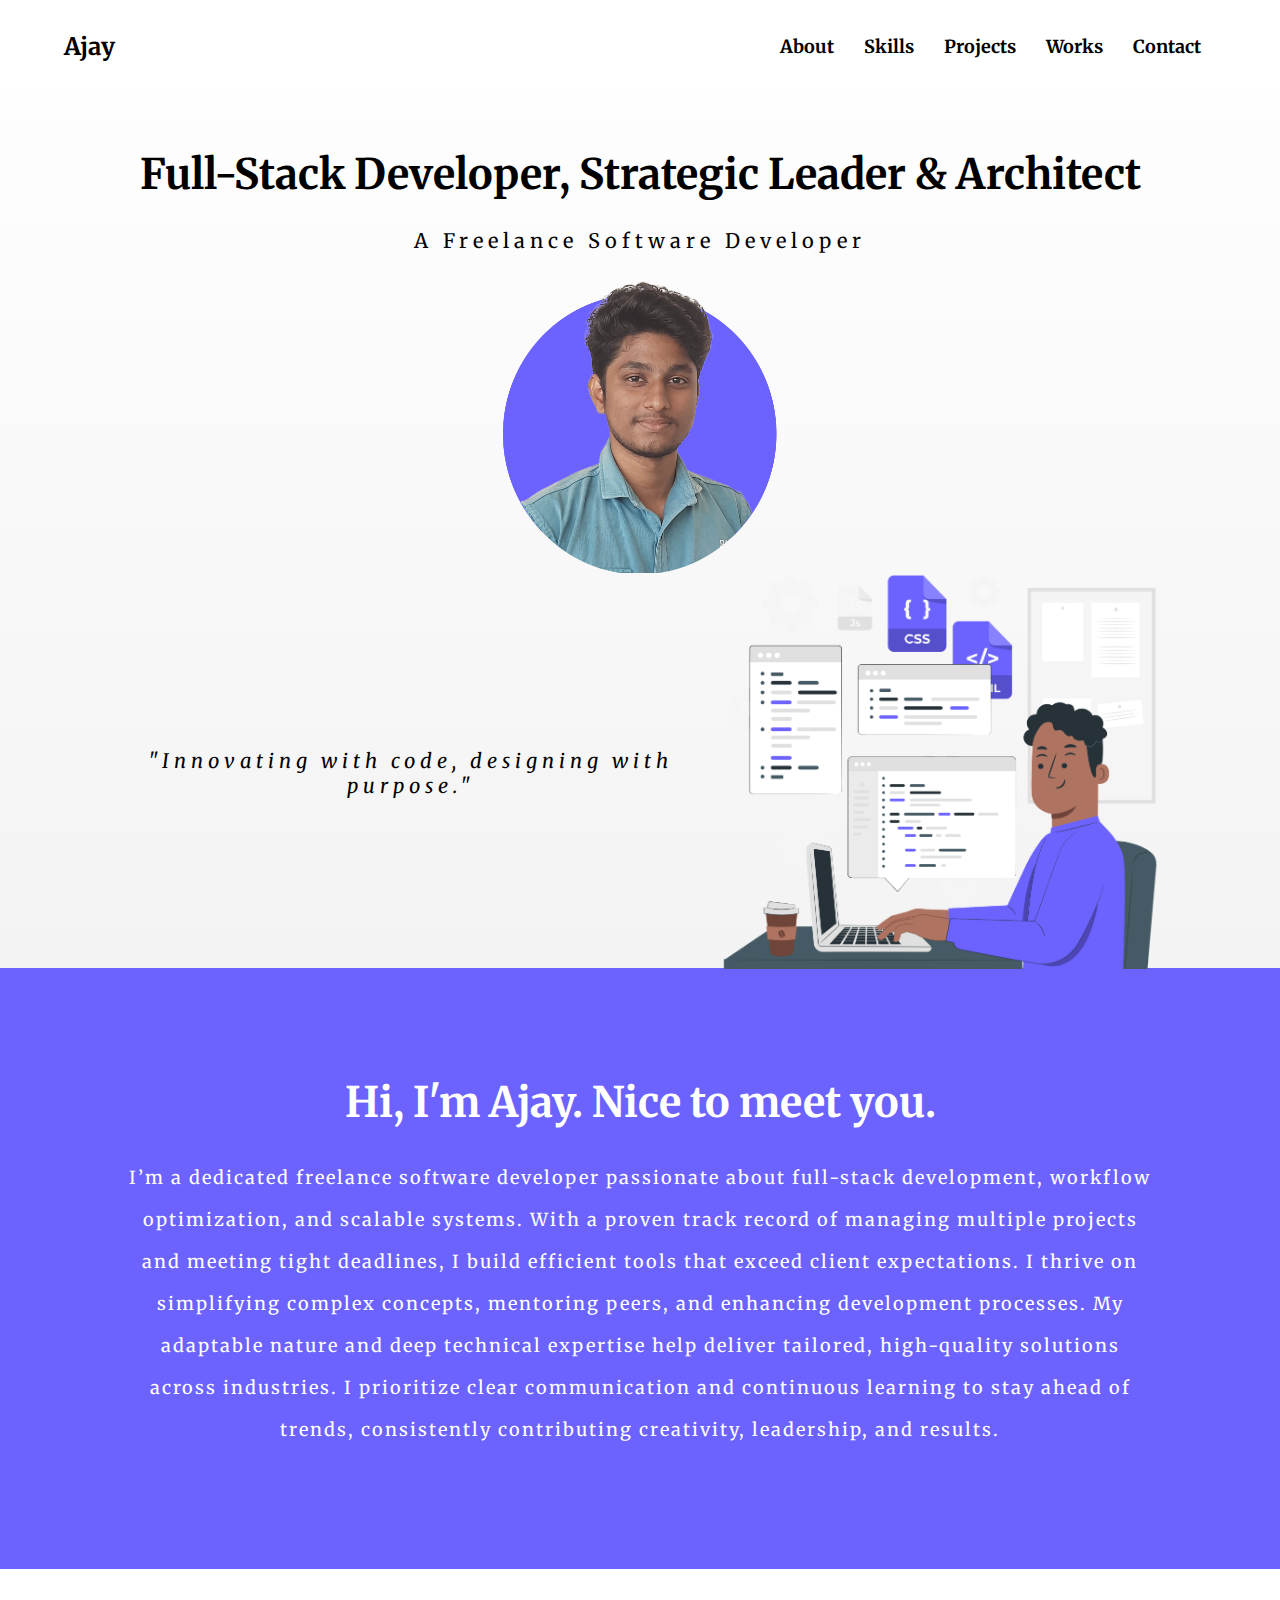
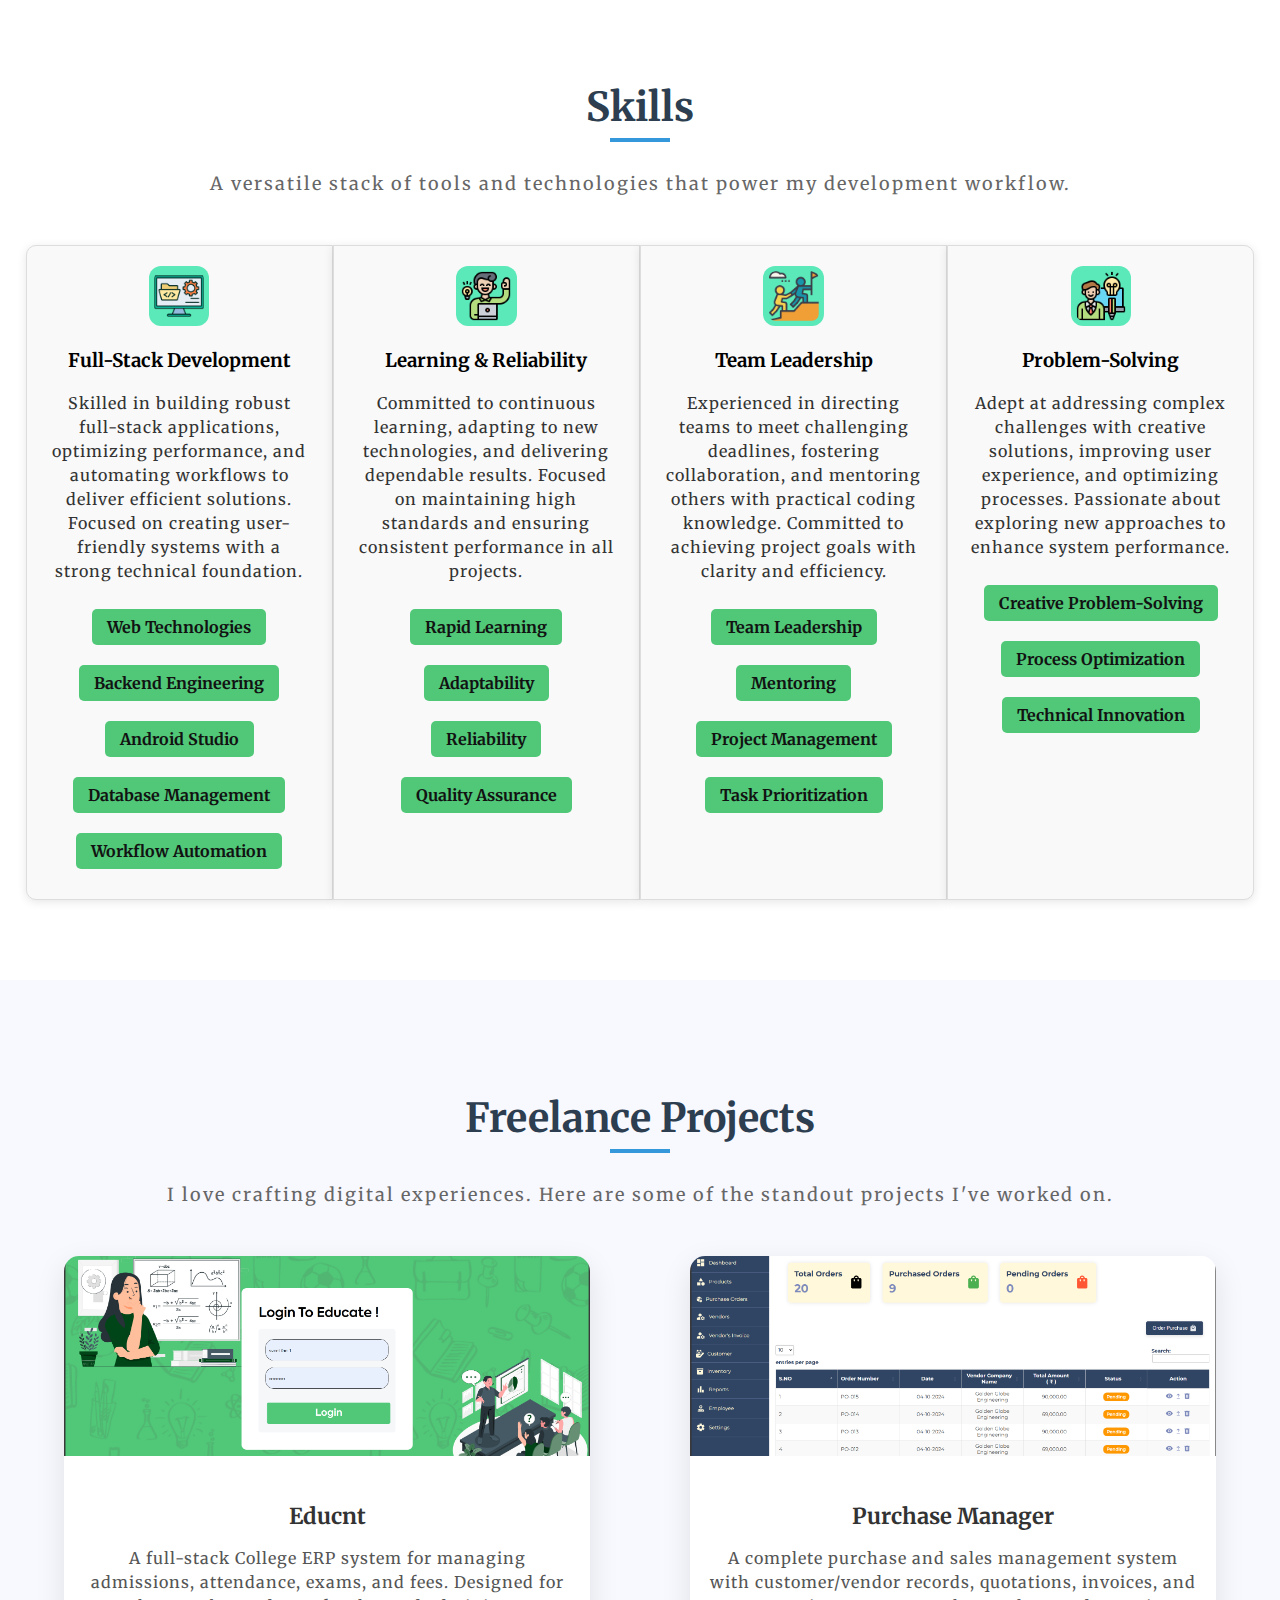
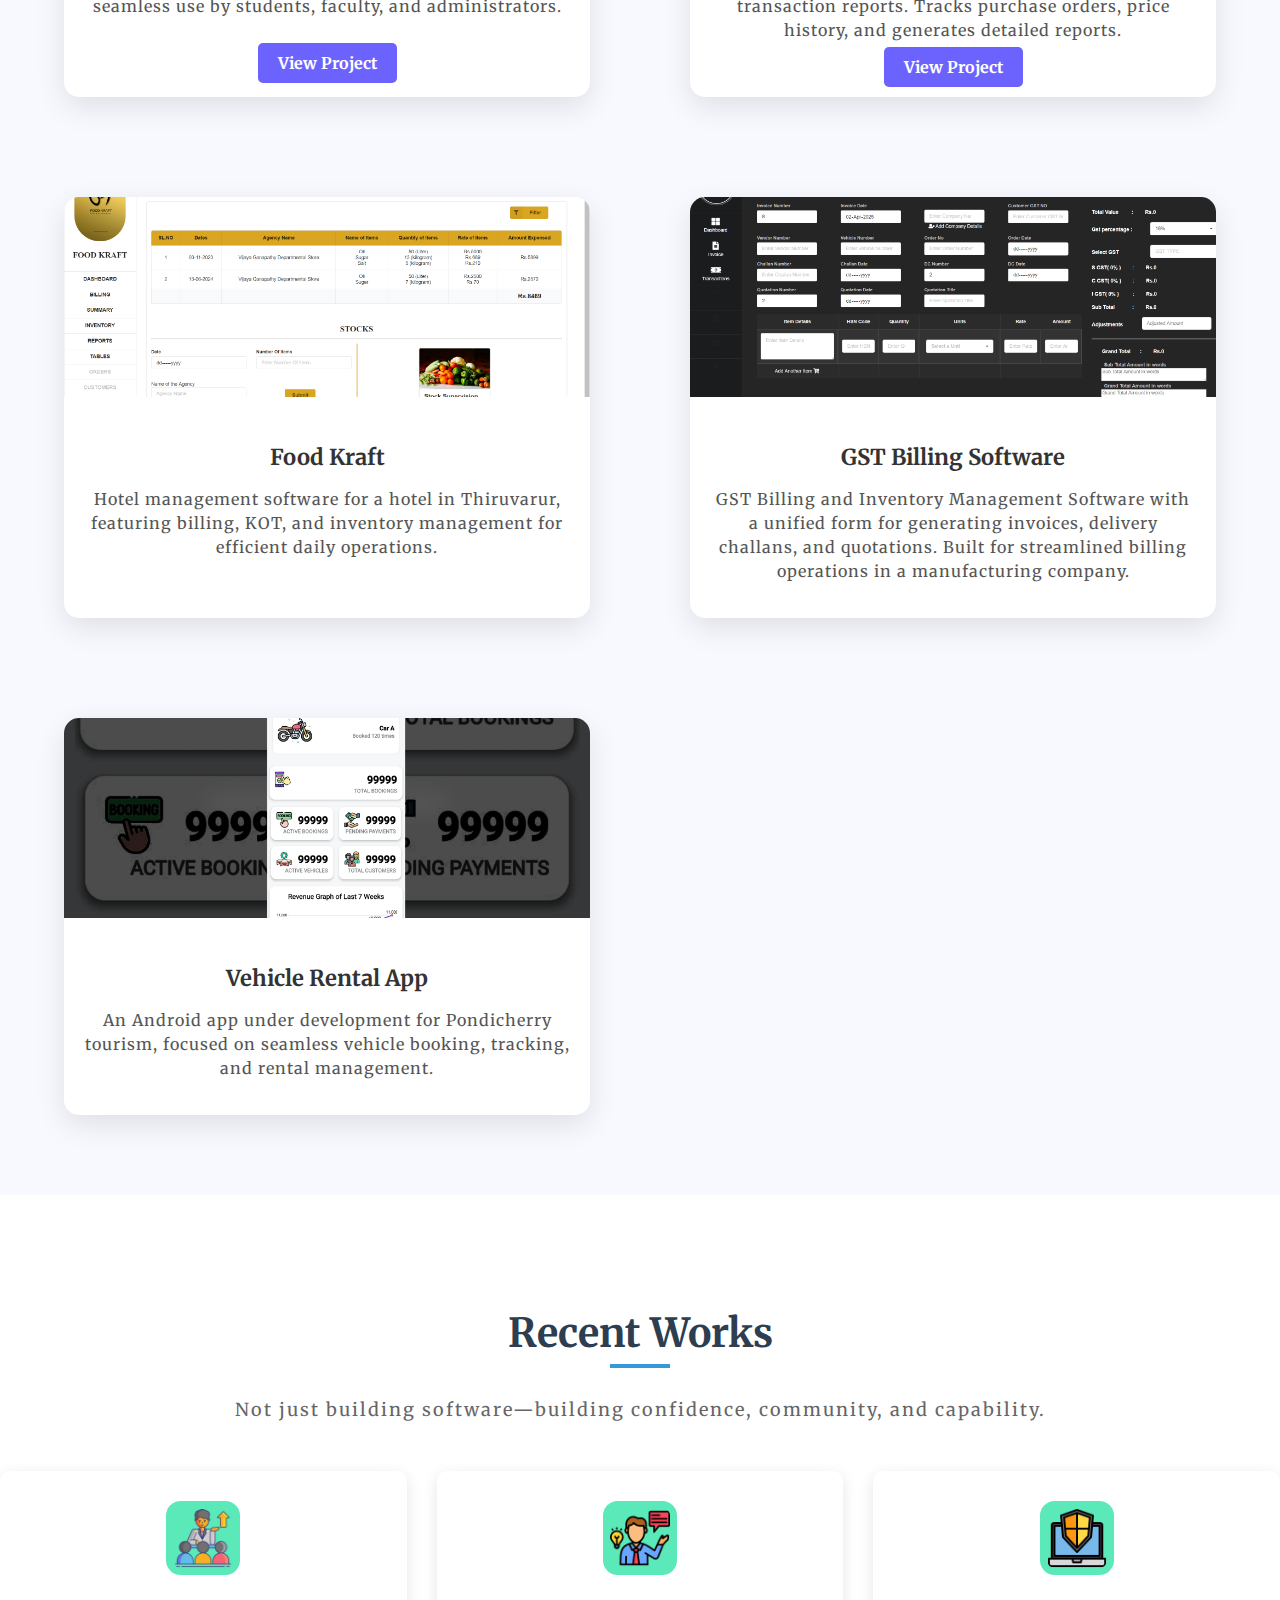
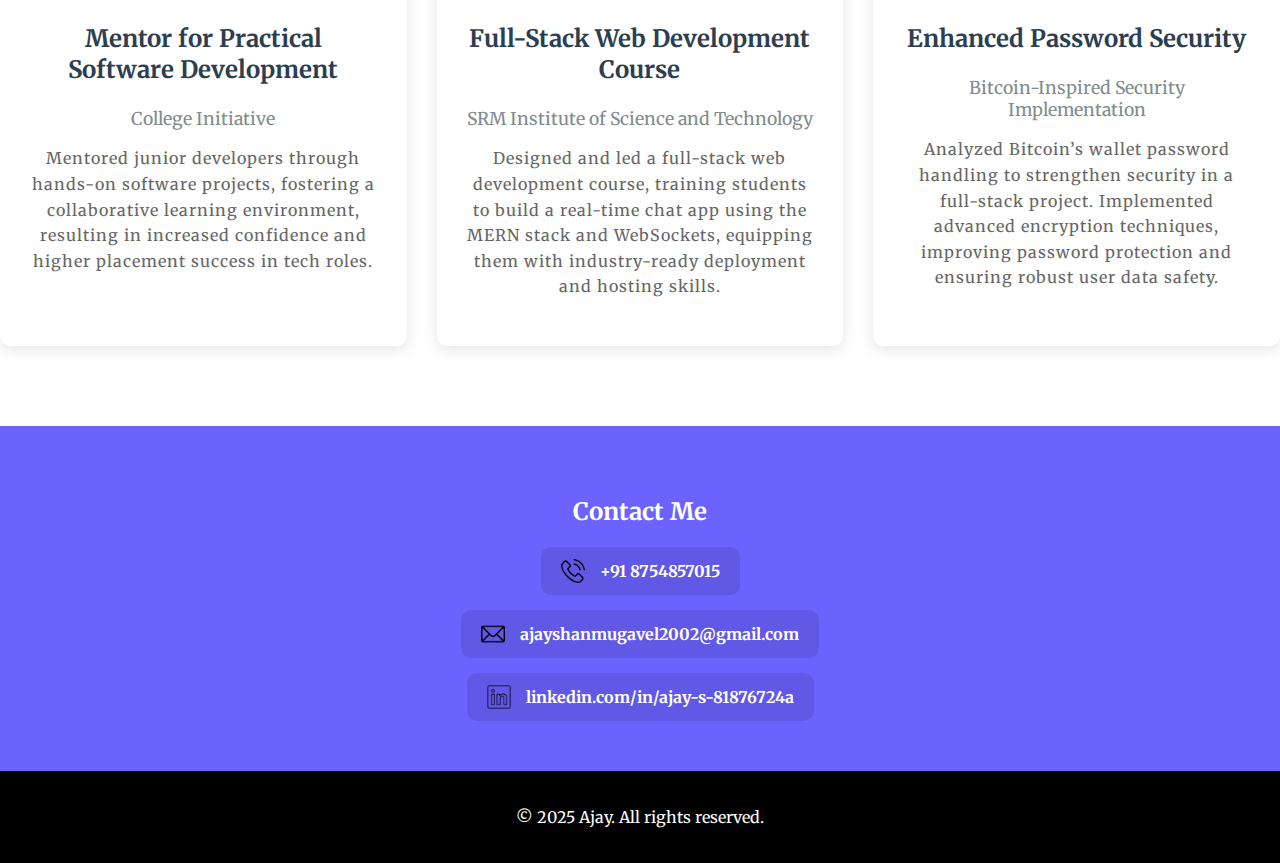
<file: index.html>
<!DOCTYPE html>
<html lang="en">
  <head>
    <meta charset="UTF-8" />
    <meta name="viewport" content="width=device-width, initial-scale=1.0" />
    <title>Ajay's Portfolio</title>
    <link rel="stylesheet" href="styles.css" />
    <link rel="preconnect" href="https://fonts.googleapis.com" />
    <link rel="preconnect" href="https://fonts.gstatic.com" crossorigin />

    <!-- Meta Description (Important for SEO) -->
    <meta
      name="description"
      content="Freelance software developer specializing in web and mobile app development. Expert in frontend & backend technologies, delivering high-performance solutions." />

    <!-- Keywords (Google ignores this, but still useful for some search engines) -->
    <meta
      name="keywords"
      content="freelance software developer, web development, app development, frontend developer, backend developer, Java, MERN stack, UI/UX design, portfolio" />

    <!-- Author -->
    <meta name="author" content="Ajay S" />

    <!-- Open Graph (for social media sharing) -->
    <meta
      property="og:title"
      content="Freelance Software Developer | Web & App Development" />
    <meta
      property="og:description"
      content="Expert in frontend & backend technologies, building high-performance web and mobile applications." />
    <meta
      property="og:image"
      content="https://ajforever1619.github.io/Ajay-s-Portfolio/images/ajay.png" />
    <!-- Update with your preview image -->
    <meta
      property="og:url"
      content="https://ajforever1619.github.io/Ajay-s-Portfolio/" />
    <meta property="og:type" content="website" />

    <!-- Twitter Card -->
    <meta name="twitter:card" content="summary_large_image" />
    <meta
      name="twitter:title"
      content="Freelance Software Developer | Web & App Development" />
    <meta
      name="twitter:description"
      content="Expert in frontend & backend technologies, building high-performance web and mobile applications." />
    <meta
      name="twitter:image"
      content="https://ajforever1619.github.io/Ajay-s-Portfolio/images/ajay.png" />
    <!-- Update with your preview image -->

    <!-- Favicon -->
    <link rel="icon" type="image/x-icon" href="images/ajay.png" />

    <!-- Canonical URL (prevents duplicate content issues) -->
    <link
      rel="canonical"
      href="https://ajforever1619.github.io/Ajay-s-Portfolio/" />

    <link
      href="https://fonts.googleapis.com/css2?family=Merriweather:ital,wght@0,300;0,400;0,700;0,900;1,300;1,400;1,700;1,900&family=Montserrat:ital,wght@0,100..900;1,100..900&family=Noto+Serif:ital,wght@0,100..900;1,100..900&family=Playwrite+GB+S:ital,wght@0,100..400;1,100..400&display=swap"
      rel="stylesheet" />
    <script defer src="script.js"></script>
  </head>
  <body>
    <header>
      <div class="nav-container">
        <h1>Ajay</h1>
        <div class="menu-toggle" id="mobile-menu">
          <span></span>
          <span></span>
          <span></span>
        </div>
        <nav>
          <ul class="nav-list">
            <li><a href="#about">About</a></li>
            <li><a href="#skills">Skills</a></li>
            <li><a href="#projects">Projects</a></li>
            <li><a href="#recent-works">Works</a></li>
            <li><a href="#contact">Contact</a></li>
          </ul>
        </nav>
      </div>
    </header>

    <section class="hero">
      <div>
        <h1>Full-Stack Developer, Strategic Leader & Architect</h1>
        <p>A Freelance Software Developer</p>
      </div>
      <div class="hero-content">
        <img src="images/ajay.png" alt="Ajay's Photo" class="profile-img" />
      </div>
      <div class="slogan">
        <div class="slogan-text">
          <p>"Innovating with code, designing with purpose."</p>
        </div>
        <div class="slogan-image">
          <img class="image" src="./images/images.png" alt="" />
        </div>
      </div>
    </section>

    <section id="about">
      <div class="container">
        <h1>Hi, I'm Ajay. Nice to meet you.</h1>
        <p>
          I’m a dedicated freelance software developer passionate about
          full-stack development, workflow optimization, and scalable systems.
          With a proven track record of managing multiple projects and meeting
          tight deadlines, I build efficient tools that exceed client
          expectations. I thrive on simplifying complex concepts, mentoring
          peers, and enhancing development processes. My adaptable nature and
          deep technical expertise help deliver tailored, high-quality solutions
          across industries. I prioritize clear communication and continuous
          learning to stay ahead of trends, consistently contributing
          creativity, leadership, and results.
        </p>
      </div>
    </section>

    <section id="skills">
      <div class="container">
        <h2 class="section-title">Skills</h2>
        <p class="section-description">
          A versatile stack of tools and technologies that power my development
          workflow.
        </p>
        <div class="skills-cards">
          <!-- Card 1: Full-Stack Development -->
          <div class="card">
            <img
              class="icons"
              src="./images/software-development.png"
              alt="Full-Stack Development" />
            <h3>Full-Stack Development</h3>
            <p>
              Skilled in building robust full-stack applications, optimizing
              performance, and automating workflows to deliver efficient
              solutions. Focused on creating user-friendly systems with a strong
              technical foundation.
            </p>
            <div class="skills-list">
              <span>Web Technologies</span>
              <span>Backend Engineering</span>
              <span>Android Studio</span>
              <span>Database Management</span>
              <span>Workflow Automation</span>
            </div>
          </div>
          <!-- Card 4: Learning & Reliability -->
          <div class="card">
            <img
              class="icons"
              src="./images/learning.png"
              alt="Learning & Reliability" />
            <h3>Learning & Reliability</h3>
            <p>
              Committed to continuous learning, adapting to new technologies,
              and delivering dependable results. Focused on maintaining high
              standards and ensuring consistent performance in all projects.
            </p>
            <div class="skills-list">
              <span>Rapid Learning</span>
              <span>Adaptability</span>
              <span>Reliability</span>
              <span>Quality Assurance</span>
            </div>
          </div>
          <!-- Card 2: Team Leadership -->
          <div class="card">
            <img
              class="icons"
              src="./images/leadership.png"
              alt="Team Leadership" />
            <h3>Team Leadership</h3>
            <p>
              Experienced in directing teams to meet challenging deadlines,
              fostering collaboration, and mentoring others with practical
              coding knowledge. Committed to achieving project goals with
              clarity and efficiency.
            </p>
            <div class="skills-list">
              <span>Team Leadership</span>
              <span>Mentoring</span>
              <span>Project Management</span>
              <span>Task Prioritization</span>
            </div>
          </div>
          <!-- Card 3: Problem-Solving -->
          <div class="card">
            <img
              class="icons"
              src="./images/creativity.png"
              alt="Problem-Solving" />
            <h3>Problem-Solving</h3>
            <p>
              Adept at addressing complex challenges with creative solutions,
              improving user experience, and optimizing processes. Passionate
              about exploring new approaches to enhance system performance.
            </p>
            <div class="skills-list">
              <span>Creative Problem-Solving</span>
              <span>Process Optimization</span>
              <span>Technical Innovation</span>
            </div>
          </div>
        </div>
      </div>
    </section>

    <section id="projects">
      <div class="container">
        <h2 class="section-title">Freelance Projects</h2>
        <p class="section-description">
          I love crafting digital experiences. Here are some of the standout
          projects I've worked on.
        </p>

        <div class="projects-grid">
          <!-- Educnt -->
          <div class="project-card">
            <img src="images/educnt.png" alt="Educnt" class="project-img" />
            <div class="project-info">
              <h3>Educnt</h3>
              <p>
                A full-stack College ERP system for managing admissions,
                attendance, exams, and fees. Designed for seamless use by
                students, faculty, and administrators.
              </p>
            </div>
            <a
              href="https://svcetfaculty.edu-cnt.com"
              target="_blank"
              class="project-link"
              >View Project</a
            >
          </div>

          <!-- Purchase Manager -->
          <div class="project-card">
            <img
              src="images/pur man.png"
              alt="Purchase Manager"
              class="project-img" />
            <div class="project-info">
              <h3>Purchase Manager</h3>
              <p>
                A complete purchase and sales management system with
                customer/vendor records, quotations, invoices, and transaction
                reports. Tracks purchase orders, price history, and generates
                detailed reports.
              </p>
              <a
                href="https://trex.aquila-tech.in/"
                target="_blank"
                class="project-link"
                >View Project</a
              >
            </div>
          </div>

          <!-- Food Kraft -->
          <div class="project-card">
            <img
              src="images/foodkraft.png"
              alt="Food Kraft"
              class="project-img" />
            <div class="project-info">
              <h3>Food Kraft</h3>
              <p>
                Hotel management software for a hotel in Thiruvarur, featuring
                billing, KOT, and inventory management for efficient daily
                operations.
              </p>
            </div>
          </div>

          <!-- GST Billing Software -->
          <div class="project-card">
            <img
              src="images/GST Billing.png"
              alt="GST Billing Software"
              class="project-img" />
            <div class="project-info">
              <h3>GST Billing Software</h3>
              <p>
                GST Billing and Inventory Management Software with a unified
                form for generating invoices, delivery challans, and quotations.
                Built for streamlined billing operations in a manufacturing
                company.
              </p>
            </div>
          </div>

          <!-- Vehicle Rental App -->
          <div class="project-card">
            <img
              src="images/vehicle app.png"
              alt="Vehicle Rental App Screenshot"
              class="project-img" />
            <div class="project-info">
              <h3>Vehicle Rental App</h3>
              <p>
                An Android app under development for Pondicherry tourism,
                focused on seamless vehicle booking, tracking, and rental
                management.
              </p>
            </div>
          </div>
        </div>
      </div>
    </section>

    <section id="recent-works">
      <div class="container">
        <h2 class="section-title">Recent Works</h2>
        <p class="section-description">
          Not just building software—building confidence, community, and
          capability.
        </p>
        <div class="works-grid">
          <!-- Work 1: Mentor for Practical Software Development -->
          <div class="work-card">
            <div class="work-icon">
              <img
                src="./images/mentor.png"
                class="icons"
                alt="Mentorship Icon" />
            </div>
            <h3>Mentor for Practical Software Development</h3>
            <h4>College Initiative</h4>
            <p>
              Mentored junior developers through hands-on software projects,
              fostering a collaborative learning environment, resulting in
              increased confidence and higher placement success in tech roles.
            </p>
          </div>
          <!-- Work 2: Full-Stack Web Development Course -->
          <div class="work-card">
            <div class="work-icon">
              <img
                class="icons"
                src="./images/instructor.png"
                alt="Web Development Icon" />
            </div>
            <h3>Full-Stack Web Development Course</h3>
            <h4>SRM Institute of Science and Technology</h4>
            <p>
              Designed and led a full-stack web development course, training
              students to build a real-time chat app using the MERN stack and
              WebSockets, equipping them with industry-ready deployment and
              hosting skills.
            </p>
          </div>
          <!-- Work 3: Enhanced Password Security Project -->
          <div class="work-card">
            <div class="work-icon">
              <img
                class="icons"
                src="./images/security.png"
                alt="Security Icon" />
            </div>
            <h3>Enhanced Password Security</h3>
            <h4>Bitcoin-Inspired Security Implementation</h4>
            <p>
              Analyzed Bitcoin’s wallet password handling to strengthen security
              in a full-stack project. Implemented advanced encryption
              techniques, improving password protection and ensuring robust user
              data safety.
            </p>
          </div>
        </div>
      </div>
    </section>
    <section id="contact">
      <div class="container">
        <h2>Contact Me</h2>
        <div class="contact-info">
          <div class="contact-item">
            <img
              src="./images/phone-call.png"
              alt="Phone Icon"
              class="contact-icon" />
            <a href="tel:+918754857015">+91 8754857015</a>
          </div>
          <div class="contact-item">
            <img
              src="./images/mail.png"
              alt="Email Icon"
              class="contact-icon" />
            <a href="mailto:ajayshanmugavel2002@gmail.com"
              >ajayshanmugavel2002@gmail.com</a
            >
          </div>
          <div class="contact-item">
            <img
              src="./images/social.png"
              alt="LinkedIn Icon"
              class="contact-icon" />
            <a href="https://linkedin.com/in/ajay-s-81876724a" target="_blank"
              >linkedin.com/in/ajay-s-81876724a</a
            >
          </div>
        </div>
      </div>
    </section>

    <footer>
      <p>© 2025 Ajay. All rights reserved.</p>
    </footer>
  </body>
</html>
</file>
<file: styles.css>
/* General Styles */
html {
  scroll-behavior: smooth;
}
body {
  font-family: "Merriweather", sans-serif;
  margin: 0;
  padding: 0;
  background: #ffffff;
  color: #000000;
  overflow-x: hidden;
}

/* Header */
header {
  background: #fff;
  padding: 15px 0;
  position: fixed;
  width: 100%;
  top: 0;
  z-index: 1000;
}

.nav-container {
  width: 90%;
  margin: auto;
  display: flex;
  justify-content: space-between;
  align-items: center;
}

.nav-container h1 {
  font-size: 24px;
  color: #000;
}

h1 {
  font-size: 42px;
}
/* Navigation */
nav ul {
  list-style: none;
  padding: 0;
  margin: 0;
  display: flex;
}

nav ul li {
  margin: 0 15px;
}

nav ul li a {
  color: #000;
  text-decoration: none;
  font-size: 18px;
  transition: color 0.3s;
}

nav ul li a:hover {
  color: #6c63ff;
}

.menu-toggle {
  display: none;
  flex-direction: column;
  justify-content: space-between;
  width: 30px;
  height: 25px;
  cursor: pointer;
}

.menu-toggle span {
  display: block;
  width: 100%;
  height: 4px;
  background: #6c63ff; /* Green color */
  color: #fff;
  border-radius: 5px;
  transition: all 0.3s ease;
}
#about {
  background: #6c63ff;
  color: #fff;
  padding: 80px 0 100px;
}
#about p {
  font-size: 18px;
  line-height: 42px;
  letter-spacing: 2px;
}
#skills {
  width: 100vw;
  padding: 80px 0;
  margin: 0;
}

#skills .container {
  max-width: 100%;
  padding: 0 2vw; /* Keeps it close to the window */
}

#skills .skills-cards {
  display: flex;
  gap: 0;
  justify-content: space-between;
}

/* Default: Cards in a row */
#skills .card {
  flex: 1;
  background-color: #f9f9f9;
  padding: 20px;
  border: 1px solid #ddd;
  box-shadow: 0 2px 10px rgba(0, 0, 0, 0.1);
  text-align: center;
}

#skills .card p {
  letter-spacing: 1px;
  line-height: 1.5;
  color: #333;
}

/* Rounded borders only on first and last card */
#skills .card:first-child {
  border-radius: 10px 0 0 10px;
}

#skills .card:last-child {
  border-radius: 0 10px 10px 0;
}

.skills-list span {
  display: inline-block;
  margin: 10px;
  padding: 8px 15px;
  background: #50c878;
  color: #121212;
  border-radius: 5px;
  font-weight: bold;
}
/* Responsive Design for Mobile */
@media (max-width: 768px) {
  #skills .skills-cards {
    flex-direction: column; /* Stack cards on top of each other */
  }

  #skills .card {
    width: 90%; /* Each card takes full width */
    border-radius: 10px; /* Apply rounded borders to all */
    margin-bottom: 10px; /* Add some spacing between stacked cards */
  }

  /* Remove border radius from first and last child since they're stacked now */
  #skills .card:first-child,
  #skills .card:last-child {
    border-radius: 10px;
  }
}

.icons {
  width: 50px;
  height: 50px;
  border-radius: 20%;
  padding: 2%;
  background-color: #5be9b9;
}

#about .container {
  width: 80%;
  margin: auto;
}
/* Hero Section */
.hero {
  text-align: center;
  padding: 120px;
  margin-bottom: -5px;
  padding-bottom: 0;
  background: linear-gradient(-180deg, #ffffff, #f3f3f3);
  display: flex;
  flex-direction: column;
  justify-content: center;
  align-items: center;
}
.hero p {
  font-size: 20px;
  letter-spacing: 5px;
  color: #000;
}
.hero-content {
  display: flex;
  align-items: center;
  text-align: center;
  gap: 20px;
}

.hero .image {
  width: 500px;
}
.profile-img {
  width: 300px;
  height: 300px;
}

.slogan {
  display: flex;
  align-items: center;
  justify-content: center;
  gap: 20px; /* Adds space between text and image */
}

/* Style for the slogan text */
.slogan-text {
  font-style: italic;
  letter-spacing: 3px;
  font-size: 1.2rem;
  text-align: center;
}

/* Image adjustments */
.slogan-image .image {
  max-width: 100%; /* Ensure the image is responsive */
  height: auto;
}

/* Mobile View: Stack text above image */
@media (max-width: 768px) {
  .slogan {
    flex-direction: column; /* Stack items vertically */
    text-align: center;
  }
}

/* Sections */
section {
  padding: 80px 0;
  text-align: center;
}

/* General Styling */
#projects {
  padding: 80px 0;
  background-color: #f8f8ff;
}

.section-title {
  text-align: center;
  font-size: 36px;
  color: #6c63ff;
  font-weight: bold;
  margin-bottom: 10px;
}

.section-description {
  text-align: center;
  font-size: 18px;
  letter-spacing: 2px;
  color: #666;
  margin: 0 auto 50px auto;
}

/* Projects Grid */
.projects-grid {
  display: grid;
  grid-template-columns: repeat(auto-fit, minmax(350px, 1fr));
  gap: 100px;
  max-width: 90%;
  margin: auto;
}

.project-card {
  background: white;
  border-radius: 15px;
  box-shadow: 0 10px 30px rgba(0, 0, 0, 0.1);
  overflow: hidden;
  transition: transform 0.3s ease;
}

.project-card:hover {
  transform: translateY(-10px);
}

.project-img {
  width: 100%;
  height: 200px;
  object-fit: cover;
}

.project-info {
  padding: 20px;
  text-align: center;
}

.project-info h3 {
  font-size: 22px;
  color: #333;
  margin-bottom: 10px;
}

.project-info p {
  font-size: 16px;
  color: #555;
  line-height: 1.5;
  letter-spacing: 1px;
  margin-bottom: 15px;
}

.project-link {
  position: relative;
  padding: 10px 20px;
  font-size: 16px;
  bottom: 0;
  color: #fff;
  background-color: #6c63ff;
  text-decoration: none;
  border-radius: 5px;
  transition: background 0.3s;
}

.project-link:hover {
  background-color: #4f46e5;
}

/* Responsive Design */
@media (max-width: 768px) {
  .project-container {
    grid-template-columns: 1fr;
  }
}

/* Section title */
.section-title {
  text-align: center;
  font-size: 2.5rem;
  color: #2c3e50;
  margin-bottom: 40px;
  position: relative;
}

.section-title::after {
  content: "";
  width: 60px;
  height: 4px;
  background-color: #3498db;
  position: absolute;
  bottom: -10px;
  left: 50%;
  transform: translateX(-50%);
}

/* Grid layout for work cards */
.works-grid {
  display: grid;
  grid-template-columns: repeat(auto-fit, minmax(300px, 1fr));
  gap: 30px;
}

/* Work card styling */
.work-card {
  background-color: #fff;
  border-radius: 10px;
  box-shadow: 0 4px 15px rgba(0, 0, 0, 0.1);
  padding: 30px;
  text-align: center;
  transition: transform 0.3s ease, box-shadow 0.3s ease;
}

.work-card:hover {
  transform: translateY(-10px);
  box-shadow: 0 8px 25px rgba(0, 0, 0, 0.15);
}

/* Work icon */
.work-icon img {
  width: 60px;
  height: 60px;
  margin-bottom: 20px;
}

/* Work card titles */
.work-card h3 {
  font-size: 1.5rem;
  color: #2c3e50;
  margin-bottom: 10px;
}

.work-card h4 {
  font-size: 1.1rem;
  color: #7f8c8d;
  margin-bottom: 15px;
  font-weight: 400;
}

/* Work card description */
.work-card p {
  font-size: 1rem;
  letter-spacing: 1px;
  color: #666;
  line-height: 1.6;
}

/* Responsive design */
@media (max-width: 768px) {
  .section-title {
    font-size: 2rem;
  }

  .work-card {
    padding: 20px;
  }

  .work-card h3 {
    font-size: 1.3rem;
  }

  .work-card h4 {
    font-size: 1rem;
  }

  .work-card p {
    font-size: 0.9rem;
  }
}

.btn {
  display: inline-block;
  padding: 10px 20px;
  margin-top: 10px;
  color: #fff;
  background: #50c878;
  text-decoration: none;
  border-radius: 5px;
  font-weight: bold;
  transition: 0.3s;
}

.btn:hover {
  background: #3a9f60;
}

#contact {
  background-color: #6c63ff;
  color: white;
  text-align: center;
  padding: 50px 20px;
}

.contact-info {
  display: flex;
  flex-direction: column;
  align-items: center;
  gap: 15px;
}

.contact-item {
  display: flex;
  align-items: center;
  gap: 15px;
  background: rgba(0, 0, 0, 0.1);
  padding: 12px 20px;
  border-radius: 10px;
  transition: 0.3s;
}

.contact-item:hover {
  background: rgba(255, 255, 255, 0.2);
}

.contact-icon {
  width: 24px;
  height: 24px;
}

a {
  color: white;
  text-decoration: none;
  font-weight: bold;
  transition: 0.3s;
}

/* Footer */
footer {
  background: #000;
  color: #fff;
  padding: 20px;
  text-align: center;
}

/* Mobile Responsive */
@media (max-width: 768px) {
  .projects-grid {
    flex-direction: column;
    align-items: center;
  }
}

/* Mobile Responsive */
@media (max-width: 768px) {
  .menu-toggle {
    display: flex;
  }

  nav {
    display: none;
    flex-direction: column;
    width: 100%;
    background: #1e1e1e;
    position: absolute;
    top: 60px;
    left: 0;
    padding: 10px 0;
  }

  nav ul {
    flex-direction: column;
    text-align: center;
    width: 100%;
  }

  nav ul li {
    margin: 10px 0;
  }

  .nav-active {
    display: flex; /* Make menu visible when active */
    background-color: #fff;
  }

  .hero {
    flex-direction: column;
    padding: 100px 20px 0px 20px; /* Adjust padding for mobile */
  }

  .hero-content {
    flex-direction: column;
  }
}
</file>
